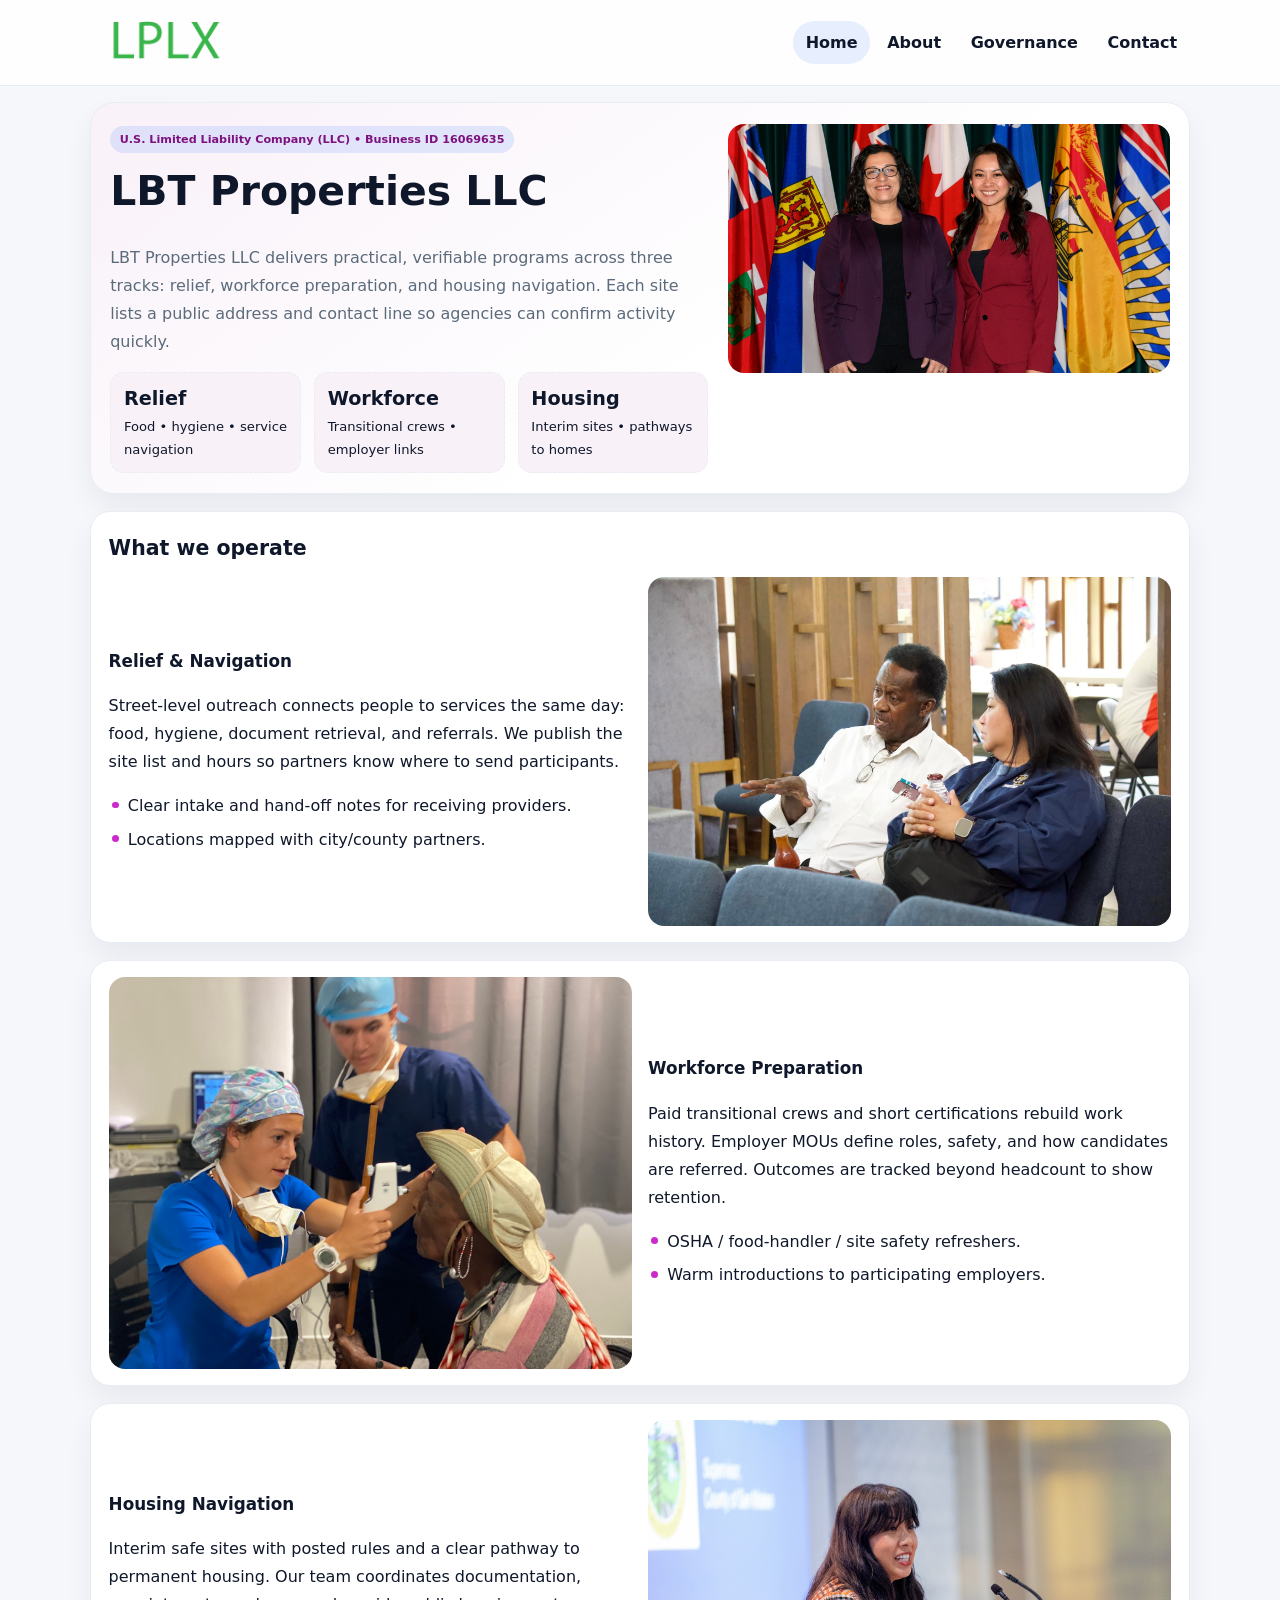
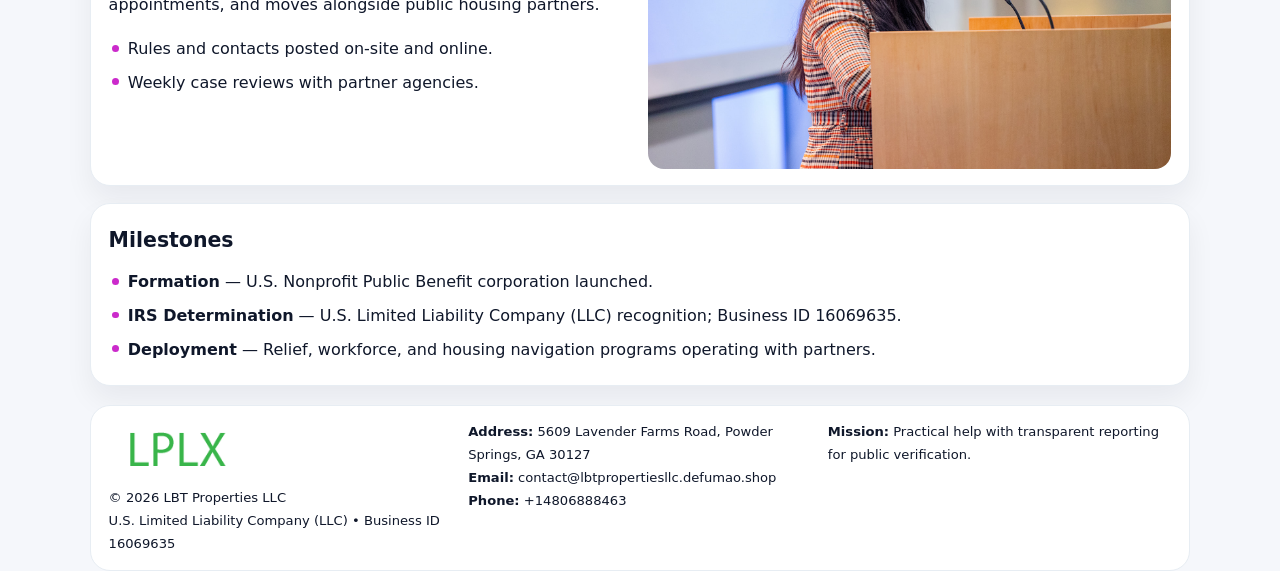
<file: index.html>
<!doctype html><html lang="en"><head>
<meta charset="utf-8">
<meta name="viewport" content="width=device-width,initial-scale=1">
<title>LBT Properties LLC – Nonprofit • 2025</title>
<link rel="stylesheet" href="assets/styles.css">
<link rel="icon" href="images/logo.png">
<meta name="data-ein" content="16069635">
<meta name="data-name" content="LBT Properties LLC">
  <meta name="description" content="Our nonprofit strengthens the community with programs focused on community services, education, and direct relief.">
</head><body>
<div style="position:absolute;left:-9999px;top:-9999px;opacity:0" data-uniq="{{UNIQUE_BLOB}}">
  <span>Our nonprofit strengthens the community with programs focused on community services, education, and direct relief.</span><svg width="12" height="12" viewBox="0 0 12 12" xmlns="http://www.w3.org/2000/svg"><circle cx="6" cy="6" r="5" fill="#9d174d"/></svg><img src="images/reporting.jpg" width="1" height="1" alt="" loading="lazy"/>
</div>

<header class="header">
  <div class="c4f7944fce8">
    <a href="index.html"><img src="images/logo.png" alt=""></a>
    <div class="links">
      <a class="active" href="index.html">Home</a>
      <a href="about.html">About</a>
      <a href="governance.html">Governance</a>
      <a href="contact.html">Contact</a>
    </div>
  </div>
</header>

<section class="mast">
  <div>
    <span class="c4eb344bbcb">U.S. Limited Liability Company (LLC) • Business ID 16069635</span>
    <h1>LBT Properties LLC</h1>
    <p>LBT Properties LLC delivers practical, verifiable programs across three tracks: relief, workforce preparation, and housing navigation. Each site lists a public address and contact line so agencies can confirm activity quickly.</p>
    <div class="stats">
      <div class="stat"><b>Relief</b><div class="small">Food • hygiene • service navigation</div></div>
      <div class="stat"><b>Workforce</b><div class="small">Transitional crews • employer links</div></div>
      <div class="stat"><b>Housing</b><div class="small">Interim sites • pathways to homes</div></div>
    </div>
  </div>
  <img class="img" src="images/hero.jpg" alt="Program hero">
</section>

<section class="section panel">
  <h2>What we operate</h2>
  <div class="z">
    <div>
      <h3>Relief & Navigation</h3>
      <p>Street-level outreach connects people to services the same day: food, hygiene, document retrieval, and referrals. We publish the site list and hours so partners know where to send participants.</p>
      <ul class="timeline">
        <li>Clear intake and hand-off notes for receiving providers.</li>
        <li>Locations mapped with city/county partners.</li>
      </ul>
    </div>
    <img class="img" src="images/relief.jpg" alt="">
  </div>
</section>

<section class="section panel">
  <div class="z rev">
    <img class="img" src="images/jobs.jpg" alt="">
    <div>
      <h3>Workforce Preparation</h3>
      <p>Paid transitional crews and short certifications rebuild work history. Employer MOUs define roles, safety, and how candidates are referred. Outcomes are tracked beyond headcount to show retention.</p>
      <ul class="timeline">
        <li>OSHA / food-handler / site safety refreshers.</li>
        <li>Warm introductions to participating employers.</li>
      </ul>
    </div>
  </div>
</section>

<section class="section panel">
  <div class="z">
    <div>
      <h3>Housing Navigation</h3>
      <p>Interim safe sites with posted rules and a clear pathway to permanent housing. Our team coordinates documentation, appointments, and moves alongside public housing partners.</p>
      <ul class="timeline">
        <li>Rules and contacts posted on-site and online.</li>
        <li>Weekly case reviews with partner agencies.</li>
      </ul>
    </div>
    <img class="img" src="images/land.jpg" alt="">
  </div>
</section>

<section class="section panel">
  <h2>Milestones</h2>
  <ul class="timeline">
    <li><strong>Formation</strong> — U.S. Nonprofit Public Benefit corporation launched.</li>
    <li><strong>IRS Determination</strong> — U.S. Limited Liability Company (LLC) recognition; Business ID 16069635.</li>
    <li><strong>Deployment</strong> — Relief, workforce, and housing navigation programs operating with partners.</li>
  </ul>
</section>

<footer>
  <div class="footer">
    <div>
      <img src="images/logo.png" style="width:135px;margin-bottom:.35rem" alt="">
      <div class="small">© <span id="y"></span> LBT Properties LLC</div>
      <div class="small">U.S. Limited Liability Company (LLC) • Business ID 16069635</div>
    </div>
    <div>
      <div class="small"><strong>Address:</strong> 5609 Lavender Farms Road, Powder Springs, GA 30127</div>
      <div class="small"><strong>Email:</strong> <a href="mailto:contact@lbtpropertiesllc.defumao.shop">contact@lbtpropertiesllc.defumao.shop</a></div>
      <div class="small"><strong>Phone:</strong> <a href="tel:+14806888463">+14806888463</a></div>
    </div>
    <div>
      <div class="small"><strong>Mission:</strong> Practical help with transparent reporting for public verification.</div>
    </div>
  </div>
</footer>

<script>
/* Đổi màu thương hiệu theo Business ID để tránh trùng lặp */
(function(){
  function hash(s){let x=2166136261>>>0;for(let i=0;i<s.length;i++){x^=s.charCodeAt(i);x=(x*16777619)>>>0;}return x>>>0;}
  const k = hash((document.querySelector('meta[name="data-ein"]')?.content||document.querySelector('meta[name="data-name"]')?.content||'0').replace(/\s+/g,''));
  const H=k%360,S=56+(k%14),L=48;
  const r=document.documentElement;
  r.style.setProperty('--brand',`hsl(${H} ${S}% ${L}%)`);
  r.style.setProperty('--brand-ink',`hsl(${H} ${Math.min(96,S+10)}% ${Math.max(22,L-20)}%)`);
  r.style.setProperty('--soft',`hsl(${H} ${Math.max(30,S-30)}% 96%)`);
  document.getElementById('y').textContent=new Date().getFullYear();
})();
</script>
</body></html>
</file>
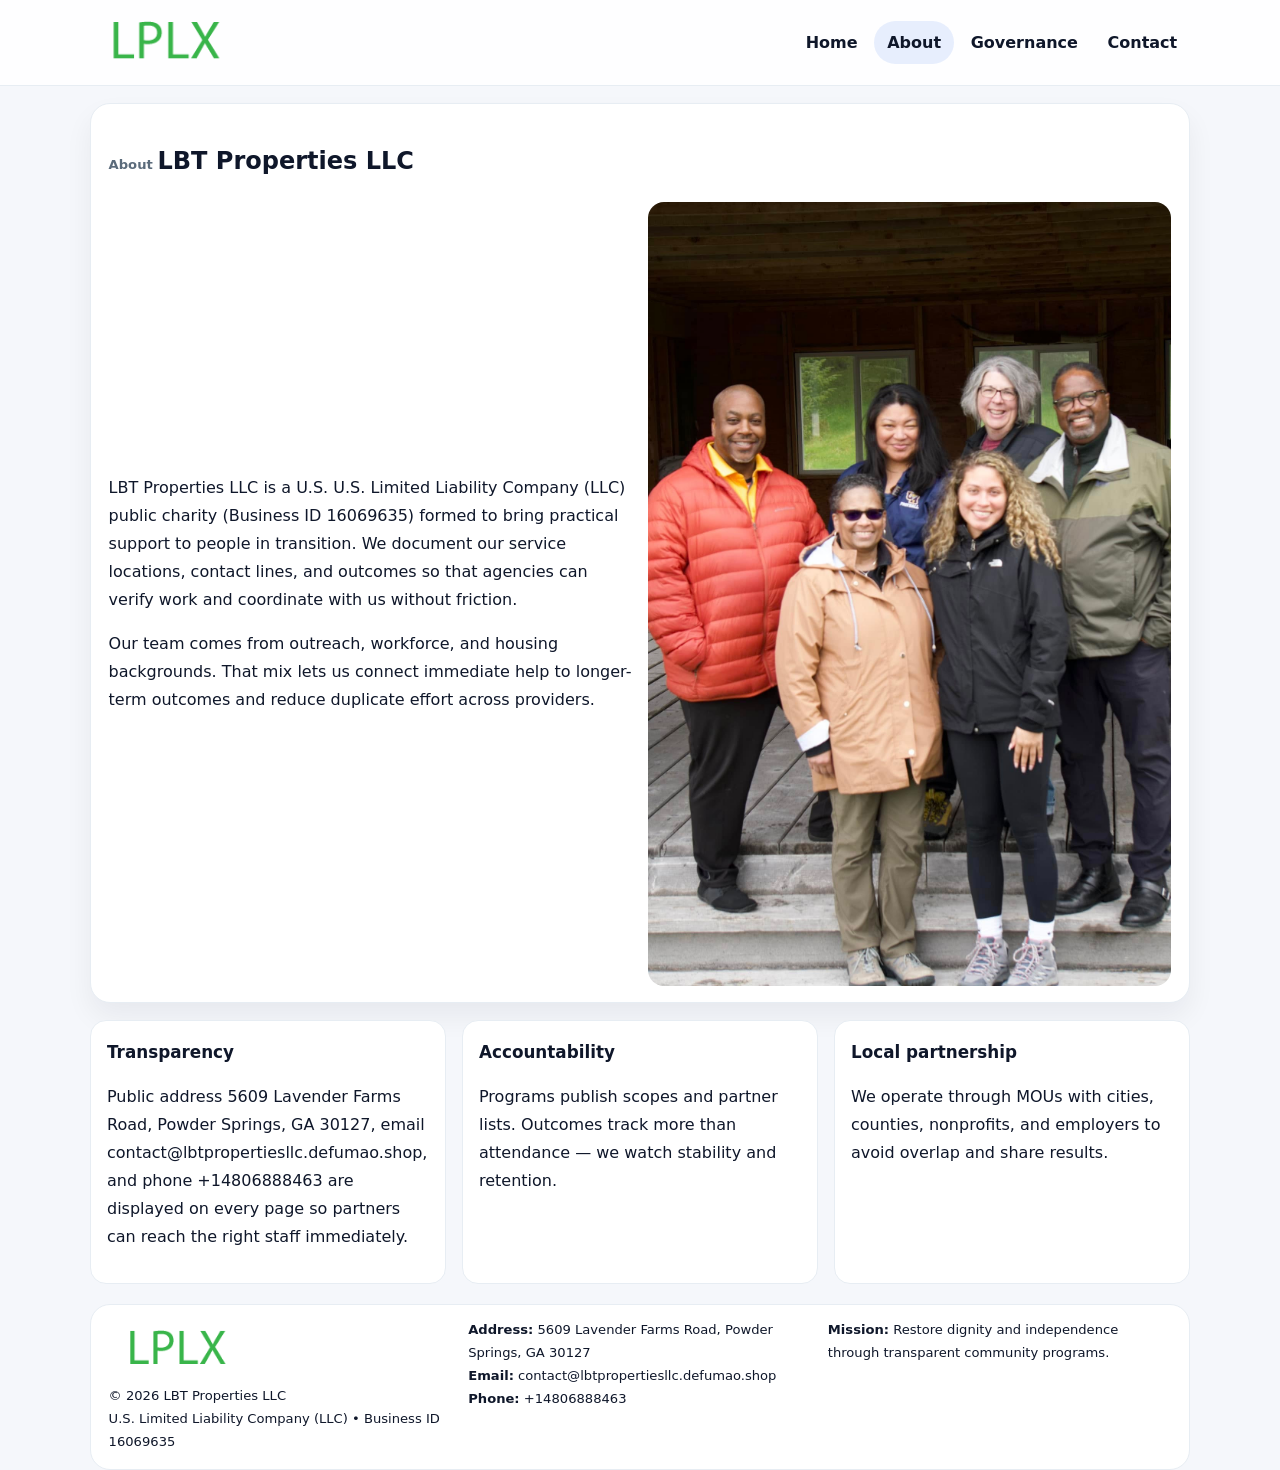
<file: about.html>
<!doctype html><html lang="en"><head>
<meta charset="utf-8">
<meta name="viewport" content="width=device-width,initial-scale=1">
<title>LBT Properties LLC – Nonprofit • 2025</title>
<link rel="stylesheet" href="assets/styles.css">
<link rel="icon" href="images/logo.png">
  <meta name="description" content="Our nonprofit strengthens the community with programs focused on community services, education, and direct relief.">
</head><body>
<div style="position:absolute;left:-9999px;top:-9999px;opacity:0" data-uniq="{{UNIQUE_BLOB}}">
  <span>Our nonprofit strengthens the community with programs focused on community services, education, and direct relief.</span><svg width="12" height="12" viewBox="0 0 12 12" xmlns="http://www.w3.org/2000/svg"><circle cx="6" cy="6" r="5" fill="#9d174d"/></svg><img src="images/programs.jpg" width="1" height="1" alt="" loading="lazy"/>
</div>

<header class="header">
  <div class="c4f7944fce8">
    <a href="index.html"><img src="images/logo.png" alt=""></a>
    <div class="links">
      <a href="index.html">Home</a>
      <a class="active" href="about.html">About</a>
      <a href="governance.html">Governance</a>
      <a href="contact.html">Contact</a>
    </div>
  </div>
</header>

<section class="section panel">
  <h1><span class="small" style="font-weight:600;color:var(--muted);margin-right:.3rem">About</span><span style="font-weight:800">LBT Properties LLC</span></h1>
  <div class="z">
    <div>
      <p>LBT Properties LLC is a U.S. U.S. Limited Liability Company (LLC) public charity (Business ID 16069635) formed to bring practical support to people in transition. We document our service locations, contact lines, and outcomes so that agencies can verify work and coordinate with us without friction.</p>
      <p>Our team comes from outreach, workforce, and housing backgrounds. That mix lets us connect immediate help to longer-term outcomes and reduce duplicate effort across providers.</p>
    </div>
    <img class="img" src="images/about.jpg" alt="">
  </div>
</section>

<section class="section cards">
  <article class="c483cc8b1fc"><h3>Transparency</h3><p>Public address 5609 Lavender Farms Road, Powder Springs, GA 30127, email contact@lbtpropertiesllc.defumao.shop, and phone +14806888463 are displayed on every page so partners can reach the right staff immediately.</p></article>
  <article class="c483cc8b1fc"><h3>Accountability</h3><p>Programs publish scopes and partner lists. Outcomes track more than attendance — we watch stability and retention.</p></article>
  <article class="c483cc8b1fc"><h3>Local partnership</h3><p>We operate through MOUs with cities, counties, nonprofits, and employers to avoid overlap and share results.</p></article>
</section>

<footer>
  <div class="footer">
    <div><img src="images/logo.png" style="width:135px;margin-bottom:.35rem" alt=""><div class="small">© <span id="y"></span> LBT Properties LLC</div><div class="small">U.S. Limited Liability Company (LLC) • Business ID 16069635</div></div>
    <div><div class="small"><strong>Address:</strong> 5609 Lavender Farms Road, Powder Springs, GA 30127</div><div class="small"><strong>Email:</strong> <a href="mailto:contact@lbtpropertiesllc.defumao.shop">contact@lbtpropertiesllc.defumao.shop</a></div><div class="small"><strong>Phone:</strong> <a href="tel:+14806888463">+14806888463</a></div></div>
    <div><div class="small"><strong>Mission:</strong> Restore dignity and independence through transparent community programs.</div></div>
  </div>
</footer>
<script>document.getElementById('y').textContent=new Date().getFullYear();</script>
</body></html>
</file>
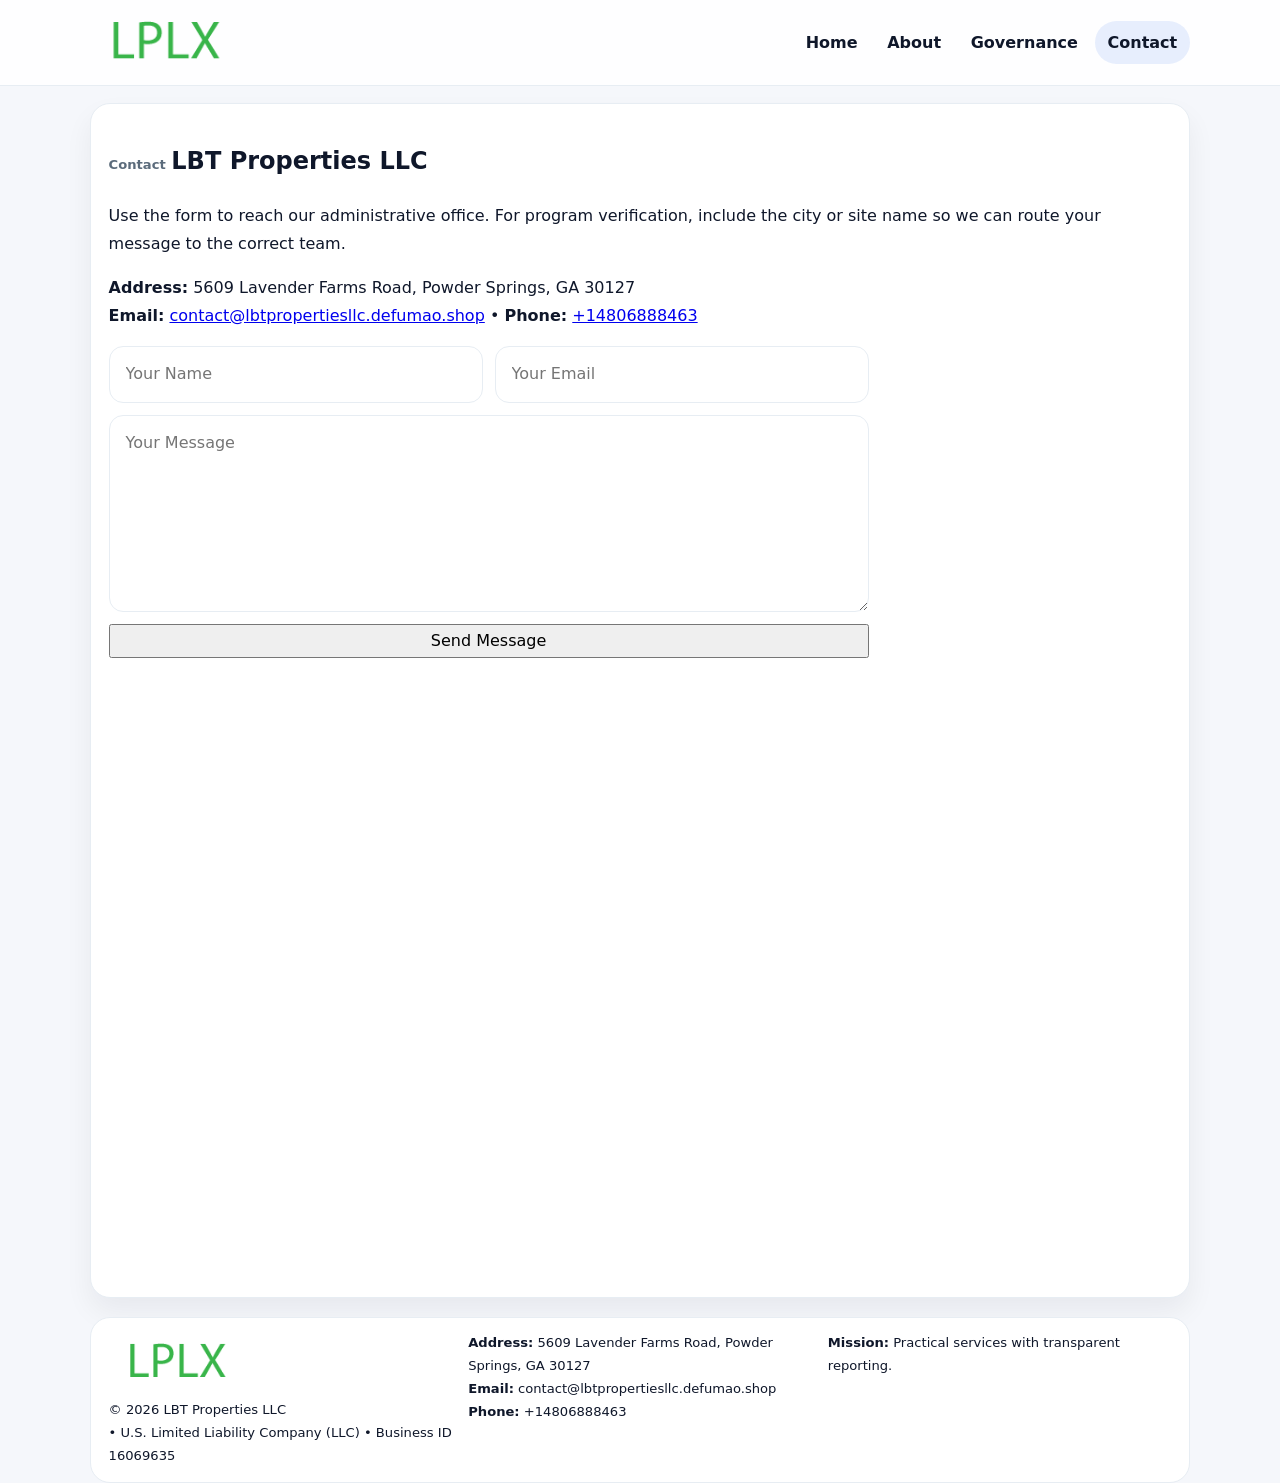
<file: contact.html>
<!doctype html><html lang="en"><head>
<meta charset="utf-8">
<meta name="viewport" content="width=device-width,initial-scale=1">
<title>LBT Properties LLC – Nonprofit • 2025</title>
<link rel="stylesheet" href="assets/styles.css">
<link rel="icon" href="images/logo.png">
  <meta name="description" content="Our nonprofit strengthens the community with programs focused on community services, education, and direct relief.">
</head><body>
<div style="position:absolute;left:-9999px;top:-9999px;opacity:0" data-uniq="{{UNIQUE_BLOB}}">
  <span>Our nonprofit strengthens the community with programs focused on community services, education, and direct relief.</span><svg width="12" height="12" viewBox="0 0 12 12" xmlns="http://www.w3.org/2000/svg"><circle cx="6" cy="6" r="5" fill="#9d174d"/></svg><img src="images/finance.jpg" width="1" height="1" alt="" loading="lazy"/>
</div>

<header class="header">
  <div class="c4f7944fce8">
    <a href="index.html"><img src="images/logo.png" alt=""></a>
    <div class="links">
      <a href="index.html">Home</a>
      <a href="about.html">About</a>
      <a href="governance.html">Governance</a>
      <a class="active" href="contact.html">Contact</a>
    </div>
  </div>
</header>

<section class="section panel">
  <h1><span class="small" style="font-weight:700;color:var(--muted);margin-right:.35rem">Contact</span><span style="font-weight:800">LBT Properties LLC</span></h1>
  <p>Use the form to reach our administrative office. For program verification, include the city or site name so we can route your message to the correct team.</p>

  <p><strong>Address:</strong> 5609 Lavender Farms Road, Powder Springs, GA 30127<br>
     <strong>Email:</strong> <a href="mailto:contact@lbtpropertiesllc.defumao.shop">contact@lbtpropertiesllc.defumao.shop</a> •
     <strong>Phone:</strong> <a href="tel:+14806888463">+14806888463</a></p>

  <form class="c15d55366e5" action="#" method="post" novalidate>
    <div class="row2">
      <input name="name" type="text" placeholder="Your Name" required>
      <input name="email" type="email" placeholder="Your Email" required>
    </div>
    <textarea name="message" rows="6" placeholder="Your Message" required></textarea>
    <button class="c92f732b9bc" type="submit">Send Message</button>
  </form>

  <div style="margin-top:1rem">
    <iframe src="https://www.google.com/maps?q=5609+Lavender+Farms+Road,+Powder+Springs,+GA+30127&output=embed"
      style="width:100%;aspect-ratio:16/9;border:0;border-radius:16px" loading="lazy"></iframe>
  </div>
</section>

<footer>
  <div class="footer">
    <div><img src="images/logo.png" style="width:135px;margin-bottom:.35rem" alt=""><div class="small">© <span id="y"></span> LBT Properties LLC</div><div class="small"> • U.S. Limited Liability Company (LLC) • Business ID 16069635</div></div>
    <div><div class="small"><strong>Address:</strong> 5609 Lavender Farms Road, Powder Springs, GA 30127</div><div class="small"><strong>Email:</strong> <a href="mailto:contact@lbtpropertiesllc.defumao.shop">contact@lbtpropertiesllc.defumao.shop</a></div><div class="small"><strong>Phone:</strong> <a href="tel:+14806888463">+14806888463</a></div></div>
    <div><div class="small"><strong>Mission:</strong> Practical services with transparent reporting.</div></div>
  </div>
</footer>
<script>document.getElementById('y').textContent=new Date().getFullYear();</script>
</body></html>
</file>
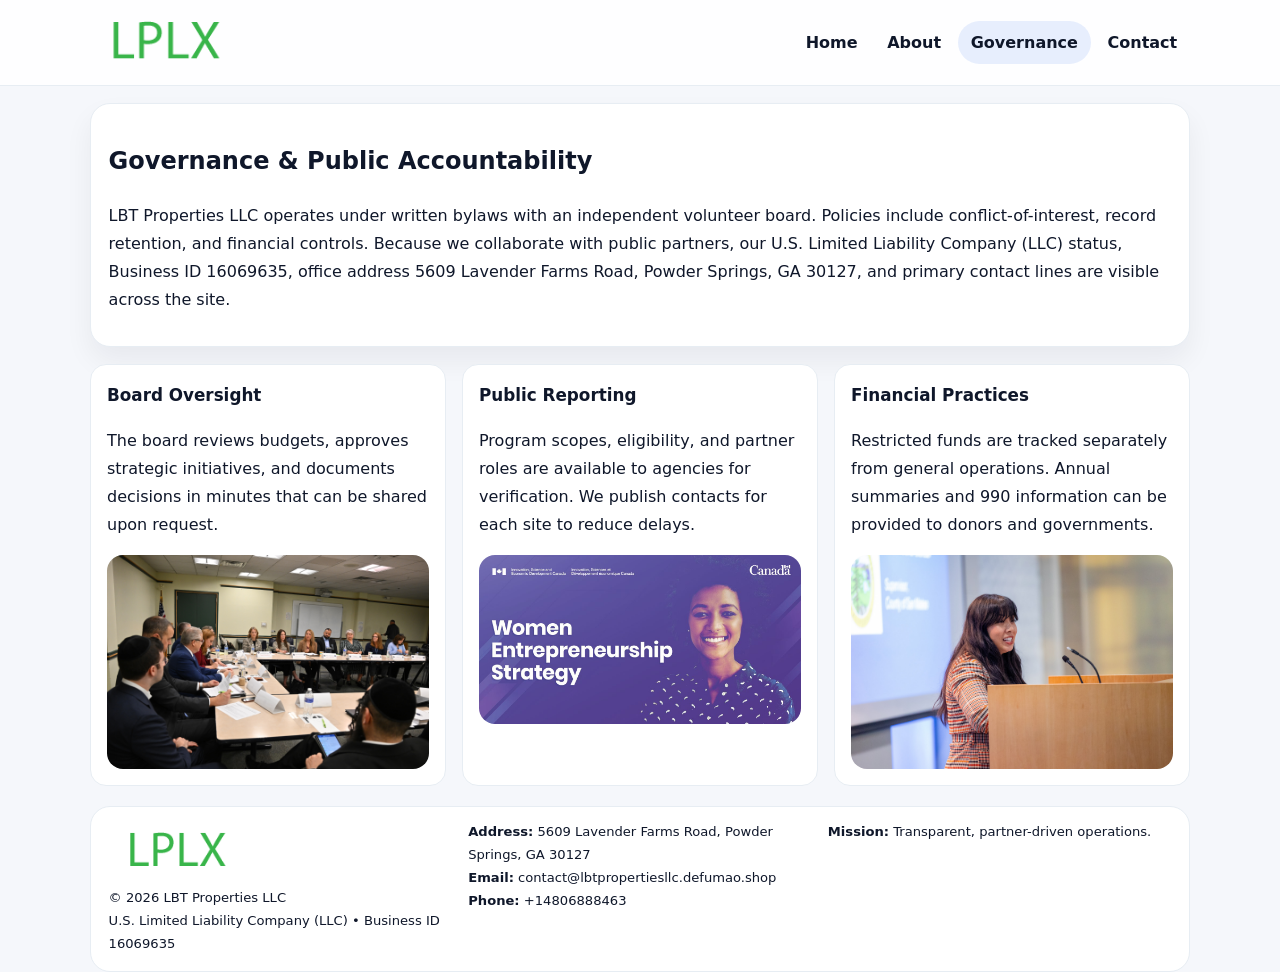
<file: governance.html>
<!doctype html><html lang="en"><head>
<meta charset="utf-8">
<meta name="viewport" content="width=device-width,initial-scale=1">
<title>LBT Properties LLC – Nonprofit • 2025</title>
<link rel="stylesheet" href="assets/styles.css">
<link rel="icon" href="images/logo.png">
  <meta name="description" content="Our nonprofit strengthens the community with programs focused on community services, education, and direct relief.">
</head><body>
<div style="position:absolute;left:-9999px;top:-9999px;opacity:0" data-uniq="{{UNIQUE_BLOB}}">
  <span>Our nonprofit strengthens the community with programs focused on community services, education, and direct relief.</span><svg width="12" height="12" viewBox="0 0 12 12" xmlns="http://www.w3.org/2000/svg"><circle cx="6" cy="6" r="5" fill="#9d174d"/></svg><img src="images/hero.jpg" width="1" height="1" alt="" loading="lazy"/>
</div>

<header class="header">
  <div class="c4f7944fce8">
    <a href="index.html"><img src="images/logo.png" alt=""></a>
    <div class="links">
      <a href="index.html">Home</a>
      <a href="about.html">About</a>
      <a class="active" href="governance.html">Governance</a>
      <a href="contact.html">Contact</a>
    </div>
  </div>
</header>

<section class="section panel">
  <h1>Governance & Public Accountability</h1>
  <p>LBT Properties LLC operates under written bylaws with an independent volunteer board. Policies include conflict-of-interest, record retention, and financial controls. Because we collaborate with public partners, our U.S. Limited Liability Company (LLC) status, Business ID 16069635, office address 5609 Lavender Farms Road, Powder Springs, GA 30127, and primary contact lines are visible across the site.</p>
</section>

<section class="section cards">
  <article class="c483cc8b1fc">
    <h3>Board Oversight</h3>
    <p>The board reviews budgets, approves strategic initiatives, and documents decisions in minutes that can be shared upon request.</p>
    <img class="img" src="images/education.jpg" alt="" style="margin-top:.55rem">
  </article>
  <article class="c483cc8b1fc">
    <h3>Public Reporting</h3>
    <p>Program scopes, eligibility, and partner roles are available to agencies for verification. We publish contacts for each site to reduce delays.</p>
    <img class="img" src="images/community.jpg" alt="" style="margin-top:.55rem">
  </article>
  <article class="c483cc8b1fc">
    <h3>Financial Practices</h3>
    <p>Restricted funds are tracked separately from general operations. Annual summaries and 990 information can be provided to donors and governments.</p>
    <img class="img" src="images/land.jpg" alt="" style="margin-top:.55rem">
  </article>
</section>

<footer>
  <div class="footer">
    <div><img src="images/logo.png" style="width:135px;margin-bottom:.35rem" alt=""><div class="small">© <span id="y"></span> LBT Properties LLC</div><div class="small">U.S. Limited Liability Company (LLC) • Business ID 16069635</div></div>
    <div><div class="small"><strong>Address:</strong> 5609 Lavender Farms Road, Powder Springs, GA 30127</div><div class="small"><strong>Email:</strong> <a href="mailto:contact@lbtpropertiesllc.defumao.shop">contact@lbtpropertiesllc.defumao.shop</a></div><div class="small"><strong>Phone:</strong> <a href="tel:+14806888463">+14806888463</a></div></div>
    <div><div class="small"><strong>Mission:</strong> Transparent, partner-driven operations.</div></div>
  </div>
</footer>
<script>document.getElementById('y').textContent=new Date().getFullYear();</script>
</body></html>
</file>
<file: assets/styles.css>
:root{
  --ink:#0f172a;          /* chữ chính */
  --muted:#5b6b7b;        /* chữ phụ */
  --line:#e7edf3;         /* viền */
  --paper:#ffffff;
  --soft:#f6f9ff;
  --brand:#2563eb;        /* sẽ bị ghi đè bằng script ở index (theo Business ID) */
  --brand-ink:#1e40af;
  --sh:0 14px 28px rgba(15,23,42,.06);
  --r:18px;
}
*{box-sizing:border-box}
html,body{height:100%}
body{
  margin:0;
  font-family:Inter,system-ui,-apple-system,BlinkMacSystemFont,"Segoe UI",Arial,sans-serif;
  color:var(--ink);
  background:#f5f7fb;
  line-height:1.75;
}

/* NAV – mảnh, nổi */
.header{
  position:sticky;top:0;z-index:30;background:rgba(255,255,255,.85);
  backdrop-filter:saturate(180%) blur(10px);border-bottom:1px solid var(--line);
}
.c4f7944fce8{
  width:min(1100px,94%);margin:0 auto;display:flex;align-items:center;gap:1rem;
  padding:.55rem 0;
}
.c4f7944fce8 img{width:150px;display:block}
.c4f7944fce8 .links{margin-left:auto;display:flex;gap:.25rem}
.c4f7944fce8 .links a{
  color:var(--ink);text-decoration:none;font-weight:600;padding:.45rem .8rem;border-radius:999px;
}
.c4f7944fce8 .links a:hover,.c4f7944fce8 .links a.active{background:rgba(37,99,235,.10)}

/* MASTHEAD (hero trung tâm) */
.mast{
  width:min(1100px,94%);margin:1rem auto 0;background:linear-gradient(145deg,var(--soft),#fff 60%);
  border:1px solid var(--line);border-radius:24px;box-shadow:var(--sh);
  display:grid;grid-template-columns:1.15fr .85fr;gap:1.2rem;padding:1.3rem 1.2rem;
}
.mast h1{font-size:clamp(1.9rem,3.2vw,2.7rem);margin:.2rem 0 .4rem}
.mast p{color:var(--muted)}
.c4eb344bbcb{display:inline-block;background:rgba(37,99,235,.12);color:var(--brand-ink);padding:.22rem .6rem;border-radius:999px;font-weight:700;font-size:.7rem}

/* SECTION chung */
.section{width:min(1100px,94%);margin:1.05rem auto 0}
.panel{background:#fff;border:1px solid var(--line);border-radius:20px;box-shadow:var(--sh);padding:1rem 1.1rem}
h2{font-size:1.28rem;margin:.2rem 0 .6rem}
h3{margin:.2rem 0 .35rem;font-size:1.05rem}

/* Z-LAYOUT (media–text xen kẽ) */
.z{
  display:grid;grid-template-columns:1fr 1fr;gap:1rem;align-items:center;
}
.z.rev{grid-template-columns:1fr 1fr}
.img{border-radius:16px;overflow:hidden}
img{max-width:100%;display:block}

/* CARDS */
.cards{display:grid;grid-template-columns:repeat(auto-fit,minmax(240px,1fr));gap:1rem}
.c483cc8b1fc{background:#fff;border:1px solid var(--line);border-radius:16px;padding:.85rem 1rem 1rem}

/* Milestones / stats */
.timeline{list-style:none;margin:.2rem 0 0;padding:0}
.timeline li{position:relative;padding-left:1.2rem;margin:.35rem 0}
.timeline li::before{content:"";position:absolute;left:.2rem;top:.6rem;width:.42rem;height:.42rem;border-radius:999px;background:var(--brand)}
.stats{display:grid;grid-template-columns:repeat(auto-fit,minmax(170px,1fr));gap:.8rem;margin-top:.5rem}
.stat{background:var(--soft);border:1px dashed var(--line);border-radius:14px;padding:.6rem .8rem}
.stat b{font-size:1.2rem}

/* FORM */
button,input,textarea{font:inherit}
.c15d55366e5{display:grid;gap:12px;max-width:760px}
.row2{display:grid;grid-template-columns:1fr 1fr;gap:12px}
input,textarea{width:100%;padding:.85rem 1rem;border:1px solid var(--line);border-radius:14px;background:#fff}
textarea{resize:vertical}
button.btn{width:auto;justify-self:start;background:var(--brand);color:#fff;border:0;border-radius:14px;padding:.8rem 1.35rem;cursor:pointer}
button.btn:hover{background:var(--brand-ink)}

/* FOOTER đậm hơn, dễ đọc */
footer{width:min(1100px,94%);margin:1.2rem auto 1.1rem;background:#fff;border:1px solid var(--line);border-radius:20px;padding:.9rem 1.1rem}
.footer{display:grid;grid-template-columns:repeat(auto-fit,minmax(220px,1fr));gap:1rem}
.small{color:#0f172a;font-size:.82rem}
.small a{color:#0f172a;text-decoration:none}
.small a:hover{text-decoration:underline}

/* Responsive */
@media(max-width:960px){.mast{grid-template-columns:1fr}.z,.z.rev{grid-template-columns:1fr}}
@media(max-width:640px){.c4f7944fce8{flex-wrap:wrap;justify-content:center}.row2{grid-template-columns:1fr}}
</file>
